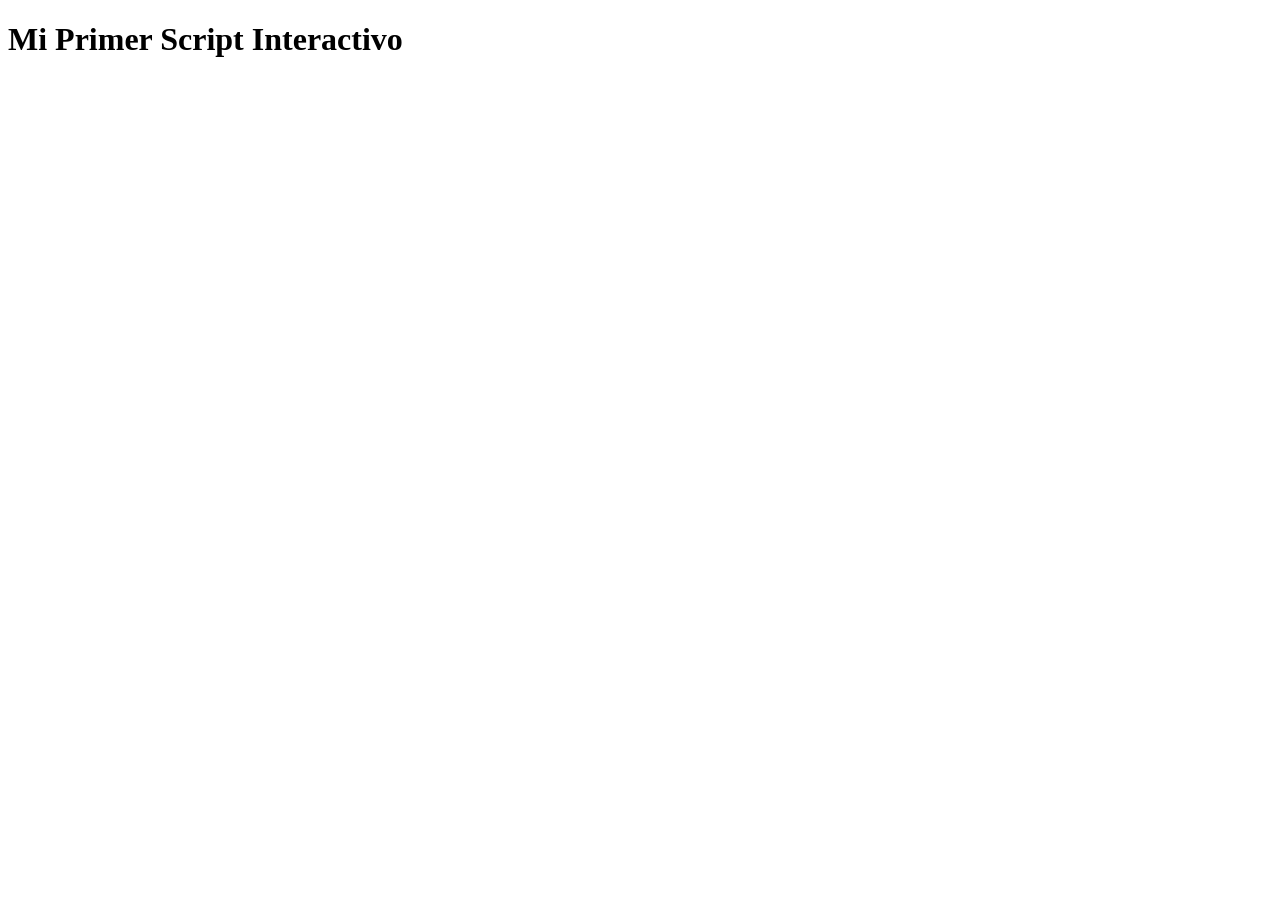
<file: 1.Mi Primer Script Interactivo/Index.html>
<!DOCTYPE html>
<html lang="es">
<head>
  <meta charset="UTF-8">
  <meta name="viewport" content="width=device-width, initial-scale=1.0">
  <title>Mi Primer Script Interactivo</title>

  <script src="js/main.js" defer></script>
</head>
<body>
  <h1>Mi Primer Script Interactivo</h1>
</body>
</html>
</file>
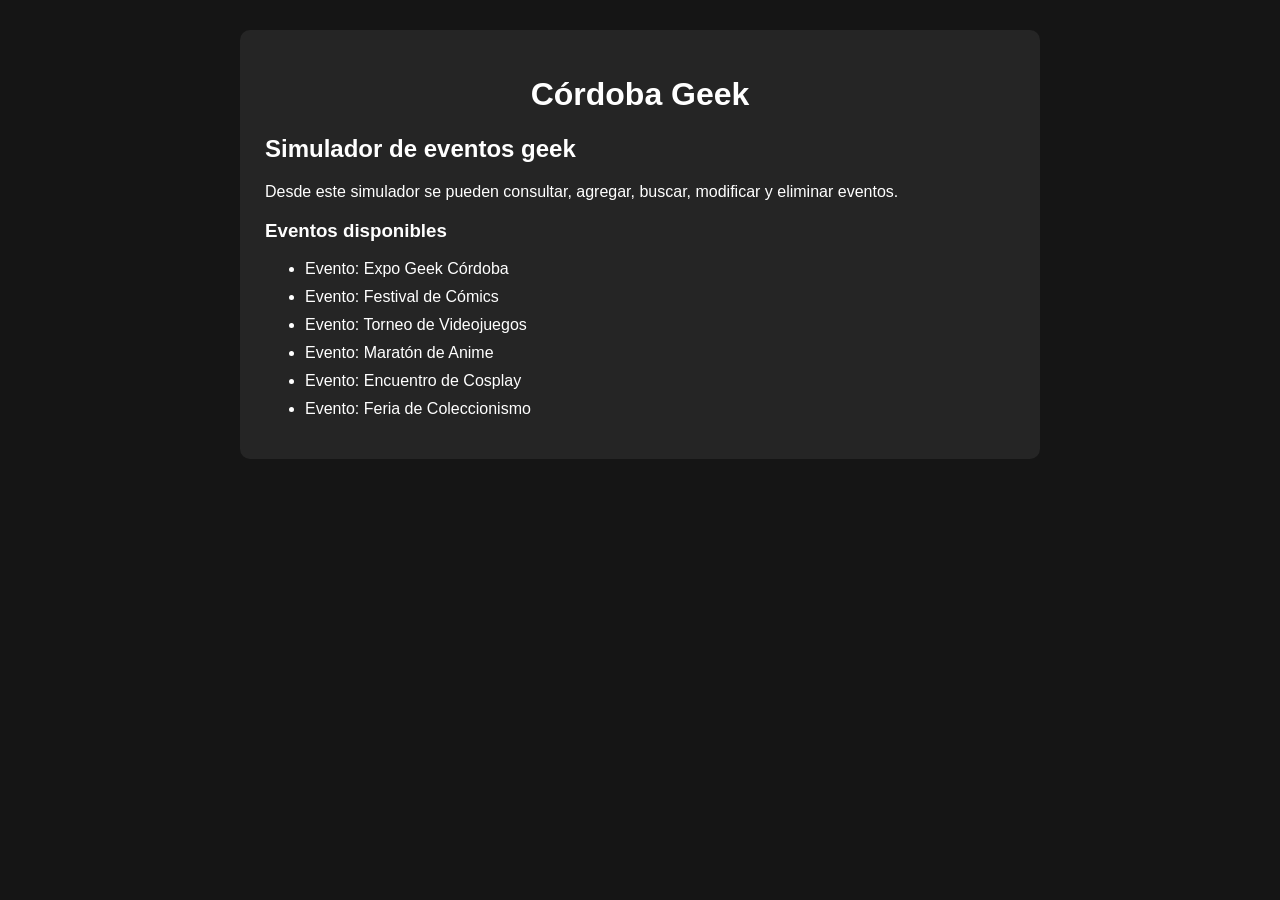
<file: 4.Uso e interacción con Arrays/Index.html>
<!DOCTYPE html>
<html lang="es">
<head>
    <meta charset="UTF-8">
    <meta name="viewport" content="width=device-width, initial-scale=1.0">

    <title>Córdoba Geek | Simulador de eventos</title>

    <style>
        body {
            font-family: Arial, sans-serif;
            background-color: #151515;
            color: white;
            max-width: 800px;
            margin: 0 auto;
            padding: 30px;
        }

        h1 {
            text-align: center;
        }

        .contenedor {
            background-color: #252525;
            padding: 25px;
            border-radius: 10px;
        }

        li {
            margin-bottom: 10px;
        }
    </style>

    <script src="./js/arrays.js" defer></script>
</head>

<body>
    <main class="contenedor">
        <h1>Córdoba Geek</h1>

        <h2>Simulador de eventos geek</h2>

        <p>
            Desde este simulador se pueden consultar, agregar, buscar,
            modificar y eliminar eventos.
        </p>

        <h3>Eventos disponibles</h3>

        <ul id="lista-eventos"></ul>
    </main>
</body>
</html>
</file>
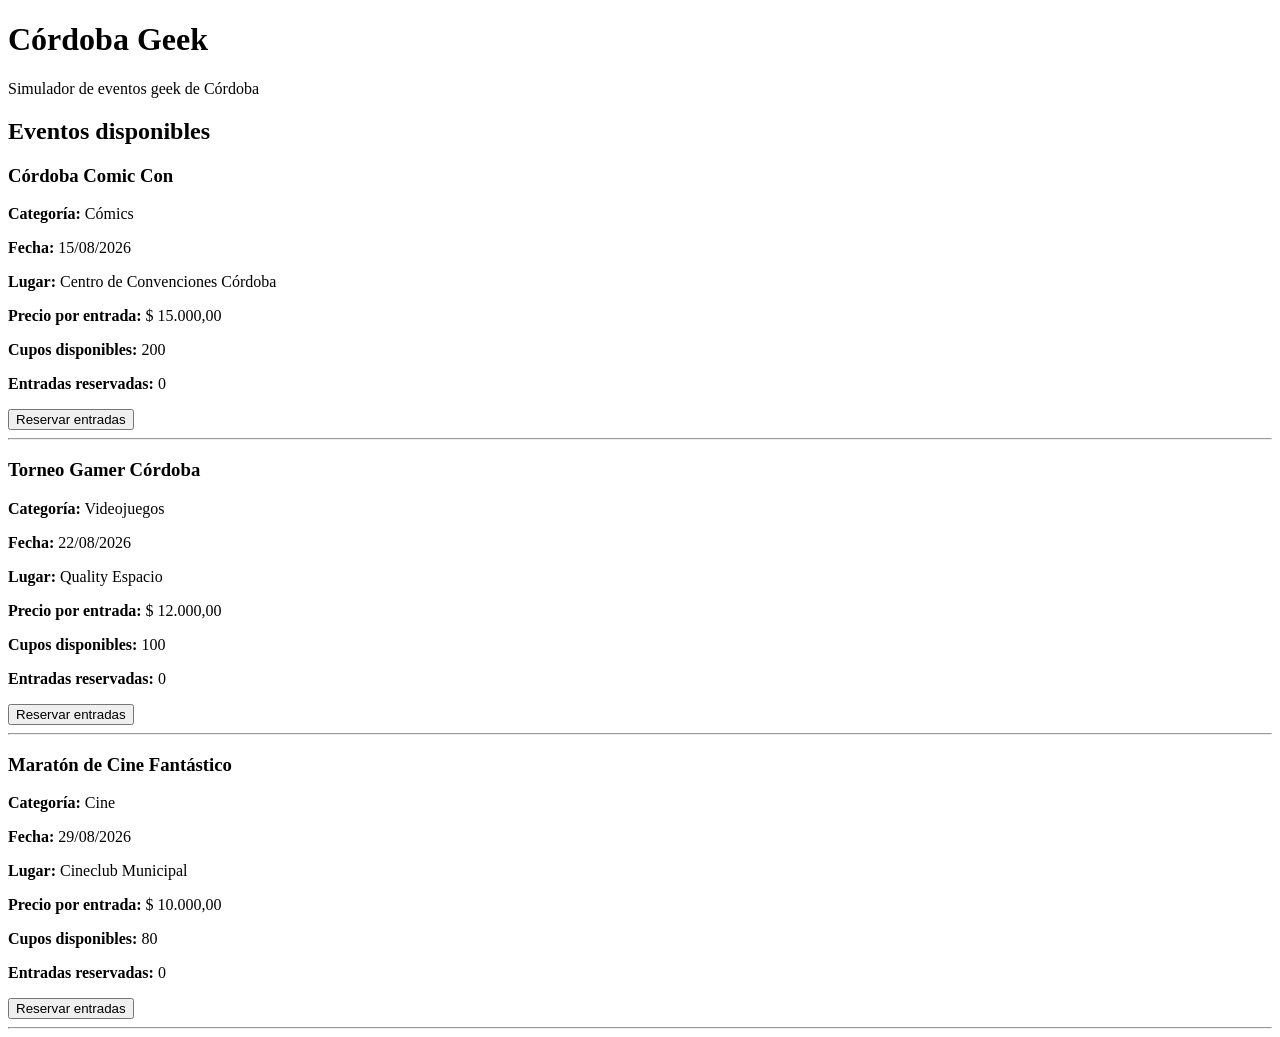
<file: 5. Instanciando Objetos/Index.html>
<!DOCTYPE html>
<html lang="es">
<head>
    <meta charset="UTF-8">

    <meta
        name="viewport"
        content="width=device-width, initial-scale=1.0"
    >

    <title>Córdoba Geek</title>

    
    <script src="Js/main.js" ></script>
</head>

<body>
    <header>
        <h1>Córdoba Geek</h1>

        <p>
            Simulador de eventos geek de Córdoba
        </p>
    </header>

    <main>
        <!-- Aquí se mostrará el resultado de la reserva -->
        <p id="mensajeReserva"></p>

        <section>
            <h2>Eventos disponibles</h2>

            <div id="contenedorEventos"></div>
        </section>
    </main>

    <!-- Ventana emergente para realizar una reserva -->
    <dialog id="modalReserva">
        <form id="formularioReserva">
            <h2>Reservar entradas</h2>

            <p id="eventoSeleccionado"></p>

            <div>
                <label for="cantidadEntradas">
                    Cantidad de entradas
                </label>

                <input
                    type="number"
                    id="cantidadEntradas"
                    name="cantidadEntradas"
                    min="1"
                    value="1"
                    required
                >
            </div>

            <br>

            <div>
                <label for="nombreCliente">
                    Nombre y apellido
                </label>

                <input
                    type="text"
                    id="nombreCliente"
                    name="nombreCliente"
                    minlength="3"
                    required
                >
            </div>

            <br>

            <div>
                <label for="emailCliente">
                    Correo electrónico
                </label>

                <input
                    type="email"
                    id="emailCliente"
                    name="emailCliente"
                    required
                >
            </div>

            <br>

            <div>
                <label for="telefonoCliente">
                    Teléfono
                </label>

                <input
                    type="tel"
                    id="telefonoCliente"
                    name="telefonoCliente"
                    minlength="8"
                    required
                >
            </div>

            <p id="errorFormulario"></p>

            <div>
                <button
                    type="button"
                    id="botonCancelar"
                >
                    Cancelar
                </button>

                <button type="submit">
                    Confirmar reserva
                </button>
            </div>
        </form>
    </dialog>
</body>
</html>
</file>
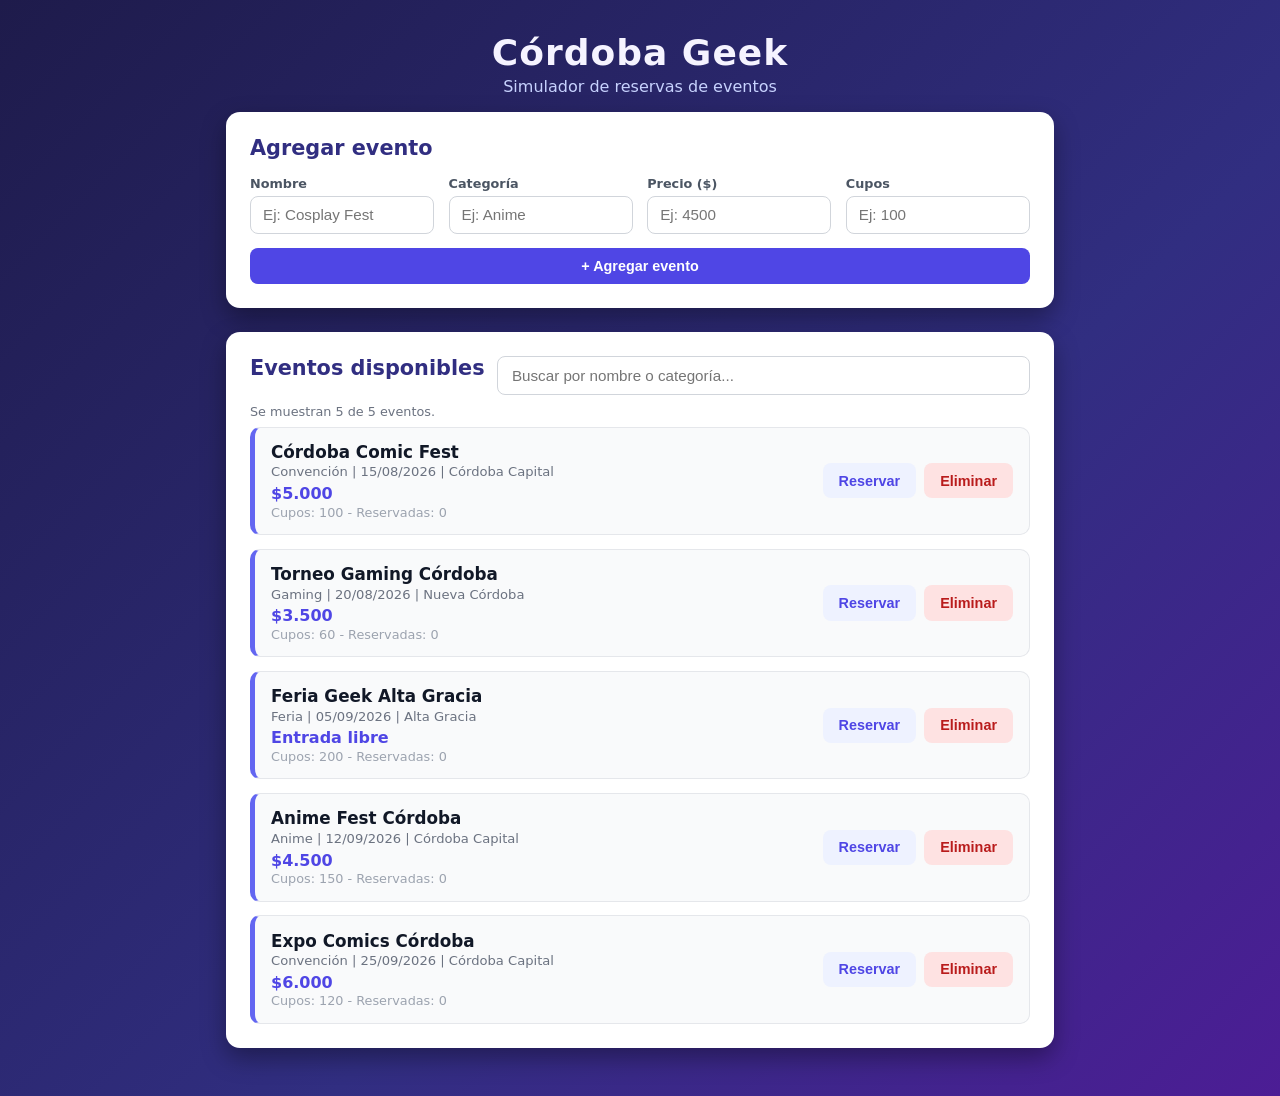
<file: 7.Interfaz dinámica con DOM y eventos/index.html>
<!DOCTYPE html>
<html lang="es">

<head>
    <meta charset="UTF-8">
    <meta name="viewport" content="width=device-width, initial-scale=1.0">
    <title>Córdoba Geek · Simulador de Eventos</title>
    <link rel="stylesheet" href="style.css">
</head>

<body>

    <!-- ==========================================
         ENCABEZADO
    ========================================== -->
    <header class="cabecera">
        <h1>Córdoba Geek</h1>
        <p>Simulador de reservas de eventos</p>
    </header>

    <main class="contenido">

        <!-- ==========================================
             FORMULARIO PARA AGREGAR EVENTOS
        ========================================== -->
        <section class="panel" aria-labelledby="titulo-formulario">
            <h2 id="titulo-formulario">Agregar evento</h2>

            <form id="formulario-evento" class="formulario">

                <div class="campo">
                    <label for="input-nombre">Nombre</label>
                    <input type="text" id="input-nombre" placeholder="Ej: Cosplay Fest" autocomplete="off">
                </div>

                <div class="campo">
                    <label for="input-categoria">Categoría</label>
                    <input type="text" id="input-categoria" placeholder="Ej: Anime" autocomplete="off">
                </div>

                <div class="campo">
                    <label for="input-precio">Precio ($)</label>
                    <input type="number" id="input-precio" placeholder="Ej: 4500" min="0">
                </div>

                <div class="campo">
                    <label for="input-cupos">Cupos</label>
                    <input type="number" id="input-cupos" placeholder="Ej: 100" min="1">
                </div>

                <button type="submit" id="boton-agregar" class="boton boton-primario">
                    + Agregar evento
                </button>
            </form>

            <!-- Feedback visual de cada accion -->
            <p id="feedback" class="mensaje" role="status" aria-live="polite"></p>
        </section>

        <!-- ==========================================
             LISTADO DE EVENTOS
        ========================================== -->
        <section class="panel" aria-labelledby="titulo-listado">
            <div class="barra-busqueda">
                <h2 id="titulo-listado">Eventos disponibles</h2>
                <input type="search" id="buscador" placeholder="Buscar por nombre o categoría..."
                    aria-label="Buscar eventos" autocomplete="off">
            </div>

            <p id="contador-resultados" class="contador"></p>

            <!-- Contenedor vacio: aqui se inyecta el HTML dinamico -->
            <div id="contenedor-eventos" class="contenedor-eventos"></div>
        </section>

    </main>

    <script src="js/main.js"></script>
</body>

</html>
</file>
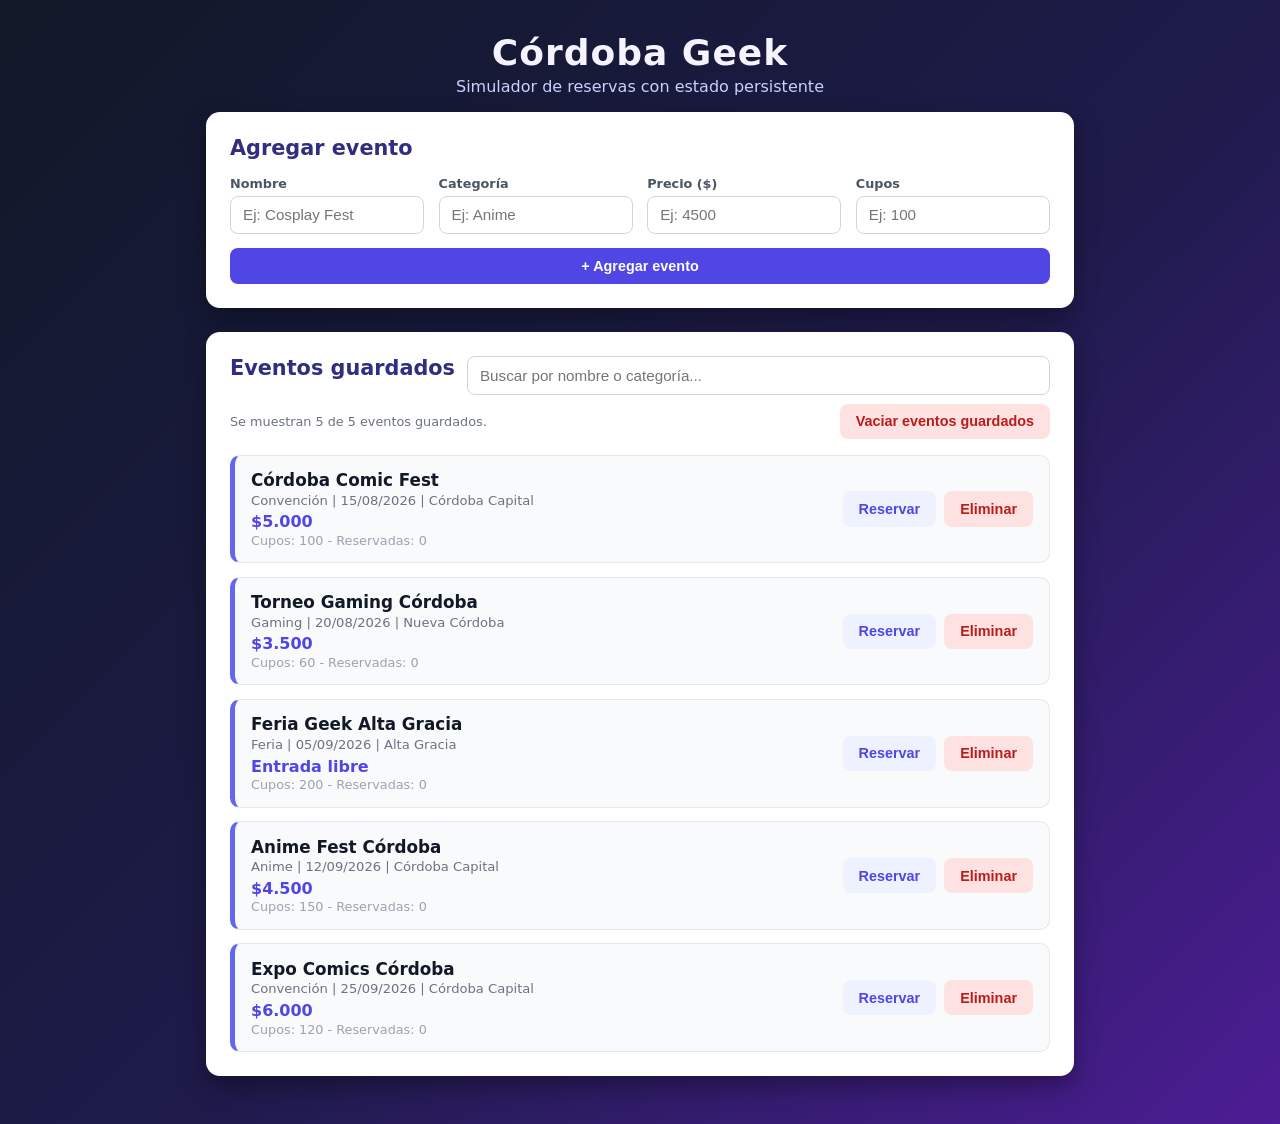
<file: 8.Sincronización de estado entre DOM y Storage/index.html>
<!DOCTYPE html>
<html lang="es">

<head>
    <meta charset="UTF-8">
    <meta name="viewport" content="width=device-width, initial-scale=1.0">
    <title>Córdoba Geek · Estado y Storage</title>
    <link rel="stylesheet" href="style.css">
</head>

<body>

    <header class="cabecera">
        <h1>Córdoba Geek</h1>
        <p>Simulador de reservas con estado persistente</p>
    </header>

    <main class="contenido">

        <section class="panel" aria-labelledby="titulo-formulario">
            <h2 id="titulo-formulario">Agregar evento</h2>

            <form id="formulario-evento" class="formulario">

                <div class="campo">
                    <label for="input-nombre">Nombre</label>
                    <input type="text" id="input-nombre" placeholder="Ej: Cosplay Fest" autocomplete="off">
                </div>

                <div class="campo">
                    <label for="input-categoria">Categoría</label>
                    <input type="text" id="input-categoria" placeholder="Ej: Anime" autocomplete="off">
                </div>

                <div class="campo">
                    <label for="input-precio">Precio ($)</label>
                    <input type="number" id="input-precio" placeholder="Ej: 4500" min="0">
                </div>

                <div class="campo">
                    <label for="input-cupos">Cupos</label>
                    <input type="number" id="input-cupos" placeholder="Ej: 100" min="1">
                </div>

                <button type="submit" class="boton boton-primario">
                    + Agregar evento
                </button>
            </form>

            <p id="feedback" class="mensaje" role="status" aria-live="polite"></p>
        </section>

        <section class="panel" aria-labelledby="titulo-listado">
            <div class="barra-busqueda">
                <h2 id="titulo-listado">Eventos guardados</h2>
                <input type="search" id="buscador" placeholder="Buscar por nombre o categoría..."
                    aria-label="Buscar eventos" autocomplete="off">
            </div>

            <div class="acciones-storage">
                <p id="contador-resultados" class="contador"></p>
                <button type="button" id="boton-vaciar" class="boton boton-peligro">
                    Vaciar eventos guardados
                </button>
            </div>

            <div id="contenedor-eventos" class="contenedor-eventos"></div>
        </section>

    </main>

    <script src="js/main.js"></script>
</body>

</html>
</file>
<file: 7.Interfaz dinámica con DOM y eventos/style.css>
/* ==========================================
   BASE
========================================== */
* {
    margin: 0;
    padding: 0;
    box-sizing: border-box;
}

body {
    font-family: "Segoe UI", system-ui, -apple-system, sans-serif;
    background: linear-gradient(135deg, #1e1b4b 0%, #312e81 60%, #4c1d95 100%);
    color: #1f2937;
    min-height: 100vh;
}

/* ==========================================
   ENCABEZADO
========================================== */
.cabecera {
    text-align: center;
    padding: 2rem 1rem 1rem;
    color: #f5f3ff;
}

.cabecera h1 {
    font-size: 2.25rem;
    letter-spacing: 1px;
}

.cabecera p {
    color: #c7d2fe;
    margin-top: 0.25rem;
}

/* ==========================================
   CONTENEDOR PRINCIPAL
========================================== */
.contenido {
    max-width: 860px;
    margin: 0 auto;
    padding: 0 1rem 3rem;
    display: grid;
    gap: 1.5rem;
}

.panel {
    background: #ffffff;
    border-radius: 14px;
    padding: 1.5rem;
    box-shadow: 0 10px 25px rgba(0, 0, 0, 0.35);
}

.panel h2 {
    font-size: 1.3rem;
    margin-bottom: 1rem;
    color: #312e81;
}

/* ==========================================
   FORMULARIO
========================================== */
.formulario {
    display: grid;
    grid-template-columns: repeat(auto-fit, minmax(160px, 1fr));
    gap: 0.9rem;
    align-items: end;
}

.campo {
    display: flex;
    flex-direction: column;
    gap: 0.3rem;
}

.campo label {
    font-size: 0.8rem;
    font-weight: 600;
    color: #4b5563;
}

.campo input {
    padding: 0.6rem 0.75rem;
    border: 1px solid #d1d5db;
    border-radius: 8px;
    font-size: 0.95rem;
    transition: border-color 0.15s ease, box-shadow 0.15s ease;
}

.campo input:focus {
    outline: none;
    border-color: #6366f1;
    box-shadow: 0 0 0 3px rgba(99, 102, 241, 0.2);
}

/* ==========================================
   BOTONES
========================================== */
.boton {
    padding: 0.6rem 1rem;
    border: none;
    border-radius: 8px;
    font-size: 0.9rem;
    font-weight: 600;
    cursor: pointer;
    transition: filter 0.15s ease, transform 0.05s ease;
}

.boton:hover {
    filter: brightness(1.1);
}

.boton:active {
    transform: scale(0.97);
}

.boton-primario {
    background: #4f46e5;
    color: #ffffff;
    grid-column: 1 / -1;
}

.boton-secundario {
    background: #eef2ff;
    color: #4f46e5;
}

.boton-peligro {
    background: #fee2e2;
    color: #b91c1c;
}

/* ==========================================
   FEEDBACK VISUAL
========================================== */
.mensaje {
    margin-top: 1rem;
    padding: 0.6rem 0.9rem;
    border-radius: 8px;
    font-size: 0.9rem;
    font-weight: 500;
    display: none;
}

.mensaje-exito {
    display: block;
    background: #dcfce7;
    color: #166534;
    border: 1px solid #86efac;
}

.mensaje-error {
    display: block;
    background: #fee2e2;
    color: #991b1b;
    border: 1px solid #fca5a5;
}

/* ==========================================
   BARRA DE BUSQUEDA
========================================== */
.barra-busqueda {
    display: flex;
    flex-wrap: wrap;
    align-items: center;
    justify-content: space-between;
    gap: 0.75rem;
}

.barra-busqueda input {
    flex: 1;
    min-width: 220px;
    padding: 0.6rem 0.9rem;
    border: 1px solid #d1d5db;
    border-radius: 8px;
    font-size: 0.95rem;
}

.barra-busqueda input:focus {
    outline: none;
    border-color: #6366f1;
    box-shadow: 0 0 0 3px rgba(99, 102, 241, 0.2);
}

.contador {
    margin: 0.5rem 0;
    font-size: 0.8rem;
    color: #6b7280;
}

/* ==========================================
   TARJETAS DE EVENTOS
========================================== */
.contenedor-eventos {
    display: grid;
    gap: 0.85rem;
}

.tarjeta-evento {
    display: flex;
    align-items: center;
    justify-content: space-between;
    gap: 1rem;
    padding: 0.9rem 1rem;
    background: #f9fafb;
    border: 1px solid #e5e7eb;
    border-left: 5px solid #6366f1;
    border-radius: 10px;
    transition: box-shadow 0.2s ease;
}

.tarjeta-evento:hover {
    box-shadow: 0 4px 12px rgba(0, 0, 0, 0.12);
}

.tarjeta-info h3 {
    font-size: 1.05rem;
    color: #111827;
}

.tarjeta-info .detalle {
    font-size: 0.82rem;
    color: #6b7280;
    margin-top: 0.15rem;
}

.tarjeta-info .precio {
    font-size: 1rem;
    font-weight: 700;
    color: #4f46e5;
    margin-top: 0.3rem;
}

.tarjeta-info .cupos {
    font-size: 0.8rem;
    color: #9ca3af;
    margin-top: 0.1rem;
}

.tarjeta-acciones {
    display: flex;
    gap: 0.5rem;
    flex-shrink: 0;
}

/* Resaltado al agregar un evento */
.tarjeta-evento.destacado {
    animation: resaltar 1.2s ease;
}

@keyframes resaltar {
    0% {
        background: #c7d2fe;
        border-color: #4f46e5;
        transform: scale(1.02);
    }

    100% {
        background: #f9fafb;
        border-color: #e5e7eb;
        transform: scale(1);
    }
}

.sin-resultados {
    text-align: center;
    padding: 2rem 1rem;
    color: #9ca3af;
    font-style: italic;
}
</file>
<file: 8.Sincronización de estado entre DOM y Storage/style.css>
/* ==========================================
   BASE
========================================== */
* {
    margin: 0;
    padding: 0;
    box-sizing: border-box;
}

body {
    font-family: "Segoe UI", system-ui, -apple-system, sans-serif;
    background: linear-gradient(135deg, #111827 0%, #1e1b4b 55%, #4c1d95 100%);
    color: #1f2937;
    min-height: 100vh;
}

.cabecera {
    text-align: center;
    padding: 2rem 1rem 1rem;
    color: #f5f3ff;
}

.cabecera h1 {
    font-size: 2.25rem;
    letter-spacing: 1px;
}

.cabecera p {
    color: #c7d2fe;
    margin-top: 0.25rem;
}

.contenido {
    max-width: 900px;
    margin: 0 auto;
    padding: 0 1rem 3rem;
    display: grid;
    gap: 1.5rem;
}

.panel {
    background: #ffffff;
    border-radius: 14px;
    padding: 1.5rem;
    box-shadow: 0 10px 25px rgba(0, 0, 0, 0.35);
}

.panel h2 {
    font-size: 1.3rem;
    margin-bottom: 1rem;
    color: #312e81;
}

/* ==========================================
   FORMULARIO
========================================== */
.formulario {
    display: grid;
    grid-template-columns: repeat(auto-fit, minmax(160px, 1fr));
    gap: 0.9rem;
    align-items: end;
}

.campo {
    display: flex;
    flex-direction: column;
    gap: 0.3rem;
}

.campo label {
    font-size: 0.8rem;
    font-weight: 600;
    color: #4b5563;
}

.campo input,
.barra-busqueda input {
    padding: 0.6rem 0.75rem;
    border: 1px solid #d1d5db;
    border-radius: 8px;
    font-size: 0.95rem;
    transition: border-color 0.15s ease, box-shadow 0.15s ease;
}

.campo input:focus,
.barra-busqueda input:focus {
    outline: none;
    border-color: #6366f1;
    box-shadow: 0 0 0 3px rgba(99, 102, 241, 0.2);
}

/* ==========================================
   BOTONES
========================================== */
.boton {
    padding: 0.6rem 1rem;
    border: none;
    border-radius: 8px;
    font-size: 0.9rem;
    font-weight: 600;
    cursor: pointer;
    transition: filter 0.15s ease, transform 0.05s ease;
}

.boton:hover {
    filter: brightness(1.08);
}

.boton:active {
    transform: scale(0.97);
}

.boton-primario {
    background: #4f46e5;
    color: #ffffff;
    grid-column: 1 / -1;
}

.boton-secundario {
    background: #eef2ff;
    color: #4f46e5;
}

.boton-peligro {
    background: #fee2e2;
    color: #b91c1c;
}

/* ==========================================
   FEEDBACK
========================================== */
.mensaje {
    margin-top: 1rem;
    padding: 0.6rem 0.9rem;
    border-radius: 8px;
    font-size: 0.9rem;
    font-weight: 500;
    display: none;
}

.mensaje-exito {
    display: block;
    background: #dcfce7;
    color: #166534;
    border: 1px solid #86efac;
}

.mensaje-error {
    display: block;
    background: #fee2e2;
    color: #991b1b;
    border: 1px solid #fca5a5;
}

/* ==========================================
   LISTADO
========================================== */
.barra-busqueda,
.acciones-storage {
    display: flex;
    flex-wrap: wrap;
    align-items: center;
    justify-content: space-between;
    gap: 0.75rem;
}

.barra-busqueda input {
    flex: 1;
    min-width: 220px;
}

.acciones-storage {
    margin: 0.5rem 0 1rem;
}

.contador {
    font-size: 0.8rem;
    color: #6b7280;
}

.contenedor-eventos {
    display: grid;
    gap: 0.85rem;
}

.tarjeta-evento {
    display: flex;
    align-items: center;
    justify-content: space-between;
    gap: 1rem;
    padding: 0.9rem 1rem;
    background: #f9fafb;
    border: 1px solid #e5e7eb;
    border-left: 5px solid #6366f1;
    border-radius: 10px;
    transition: box-shadow 0.2s ease;
}

.tarjeta-evento:hover {
    box-shadow: 0 4px 12px rgba(0, 0, 0, 0.12);
}

.tarjeta-info h3 {
    font-size: 1.05rem;
    color: #111827;
}

.tarjeta-info .detalle {
    font-size: 0.82rem;
    color: #6b7280;
    margin-top: 0.15rem;
}

.tarjeta-info .precio {
    font-size: 1rem;
    font-weight: 700;
    color: #4f46e5;
    margin-top: 0.3rem;
}

.tarjeta-info .cupos {
    font-size: 0.8rem;
    color: #9ca3af;
    margin-top: 0.1rem;
}

.tarjeta-acciones {
    display: flex;
    gap: 0.5rem;
    flex-shrink: 0;
}

.tarjeta-evento.destacado {
    animation: resaltar 1.2s ease;
}

@keyframes resaltar {
    0% {
        background: #c7d2fe;
        border-color: #4f46e5;
        transform: scale(1.02);
    }

    100% {
        background: #f9fafb;
        border-color: #e5e7eb;
        transform: scale(1);
    }
}

.sin-resultados {
    text-align: center;
    padding: 2rem 1rem;
    color: #9ca3af;
    font-style: italic;
}
</file>
